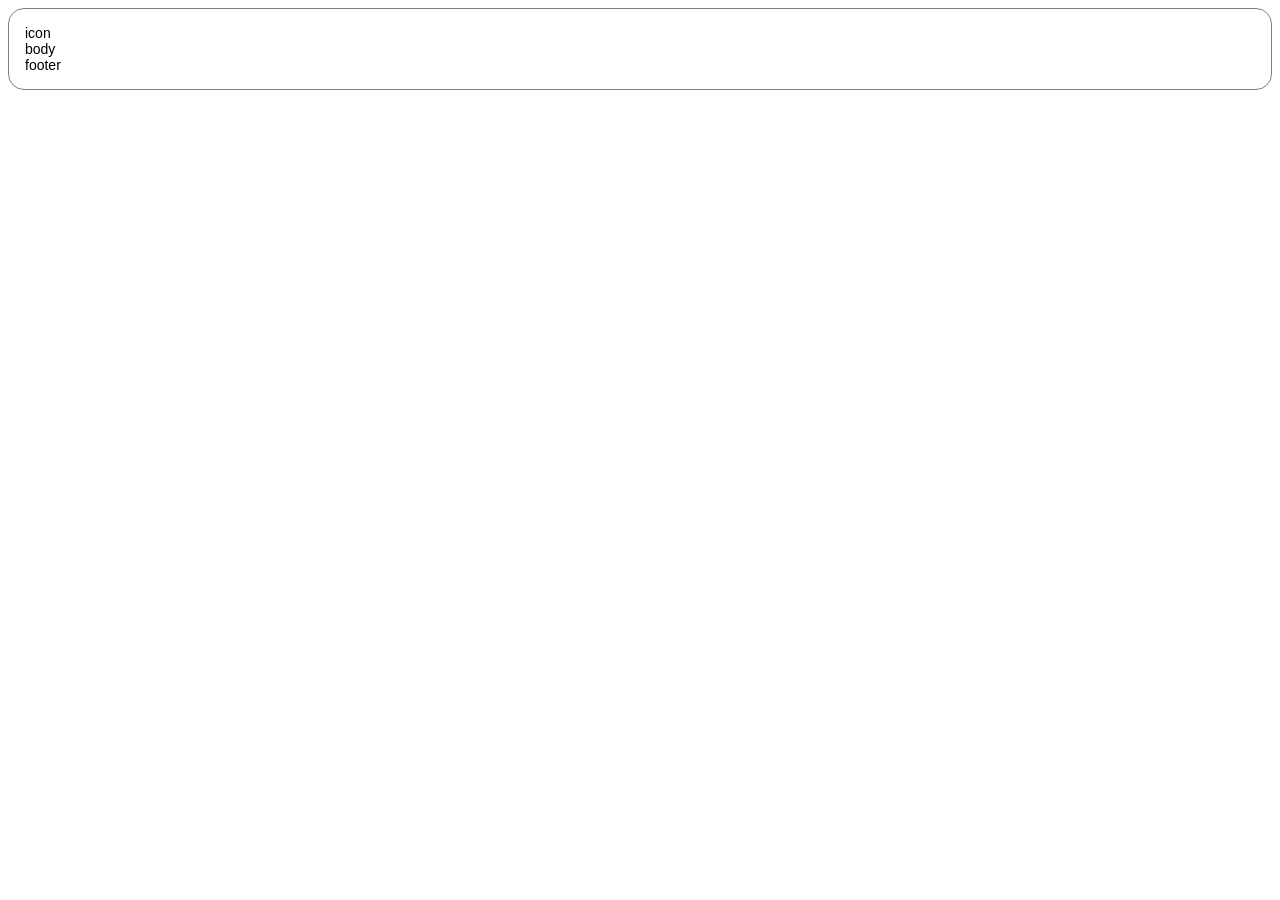
<file: index.html>
<!DOCTYPE html>
<html lang="en">
<head>
    <meta charset="UTF-8">
    <meta name="viewport" content="width=device-width, initial-scale=1.0">
    <title>Document</title>
    <link rel="stylesheet" href="styles.css">
</head>
<body>
    <div class="card">
        <div class="card__header">icon</div>
        <div class="card__body">body</div>
        <div class="card__footer">footer</div> 
     </div>
</body>
</html>
</file>
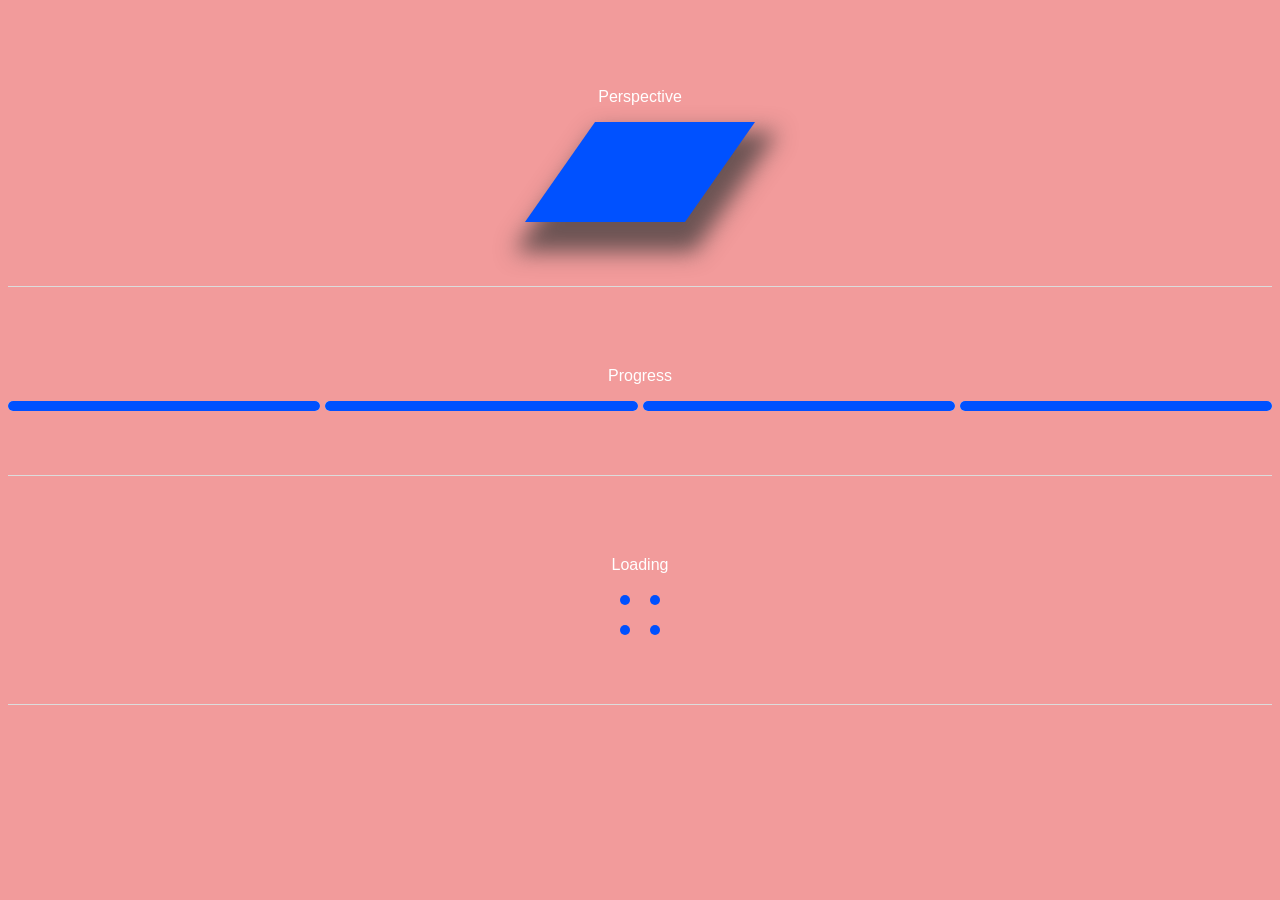
<file: css-animations/index.html>
<!DOCTYPE html>
<html lang="en">
  <head>
    <meta charset="UTF-8" />
    <meta name="viewport" content="width=device-width, initial-scale=1.0" />
    <title>css animations</title>
    <link rel="stylesheet" href="styles.css" />
  </head>
  <body>
    <div class="container">
      <p>Perspective</p>
      <div class="bluebox"></div>
    </div>
    <div class="container">
      <p>Progress</p>
      <div class="progress-bar">
        <span class="bar"></span>
        <span class="bar"></span>
        <span class="bar"></span>
        <span class="bar"></span>
      </div>
    </div>
    <div class="container">
        <p>Loading</p>
        <div class="balls">
            <span class="ball"></span>
            <span class="ball"></span>
            <span class="ball"></span>
            <span class="ball"></span>
        </div>
    </div>
  </body>
</html>
</file>
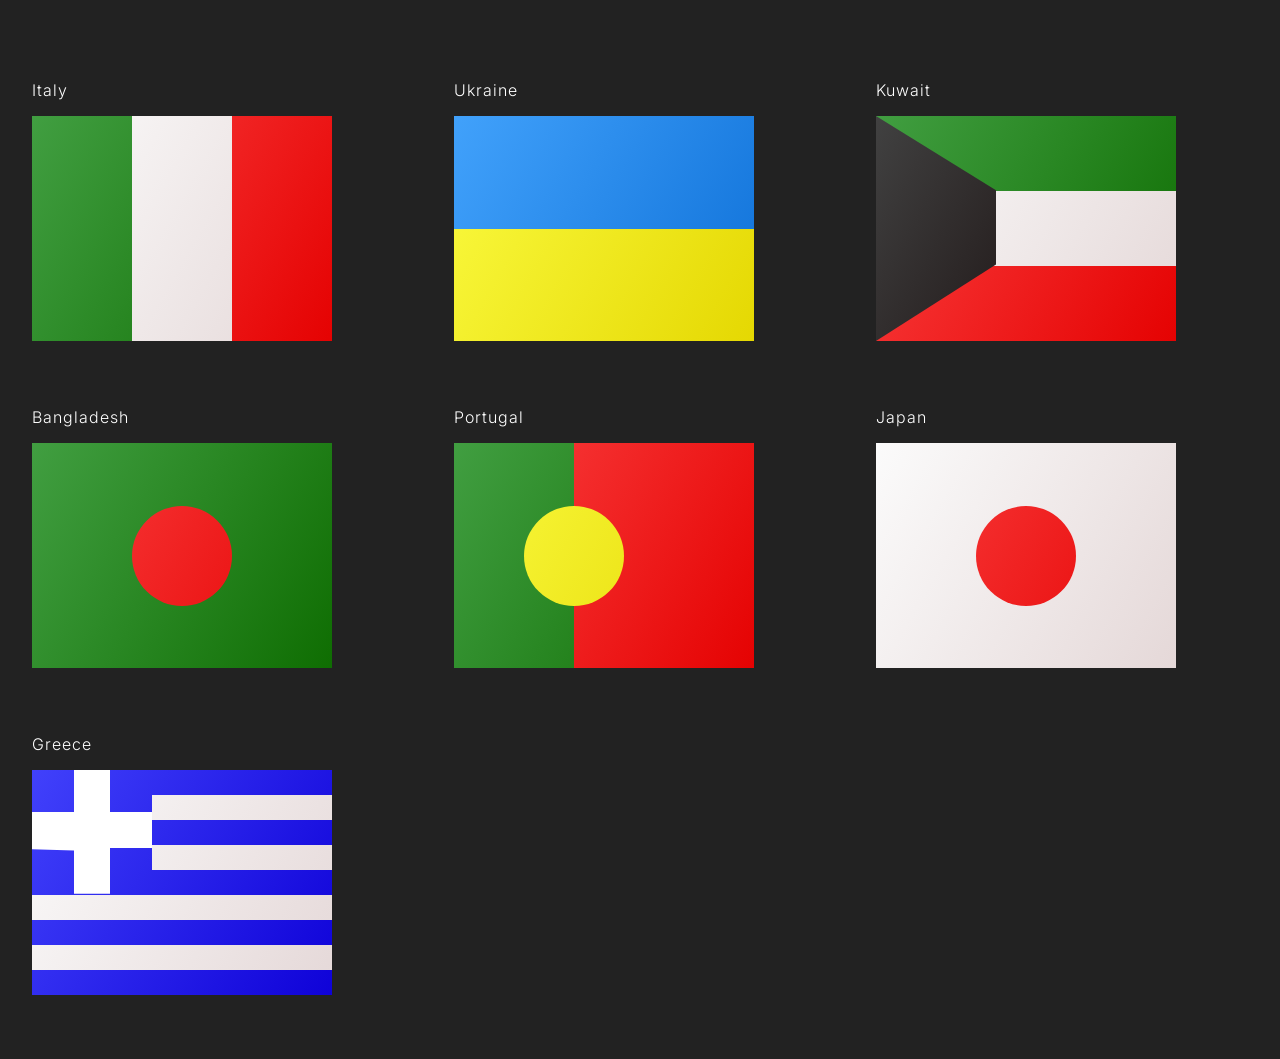
<file: css-flags/index.html>
<!DOCTYPE html>
<html lang="en">
	<head>
		<meta charset="UTF-8" />
		<meta name="viewport" content="width=device-width, initial-scale=1.0" />
		<title>Flags of the world</title>
		<link rel="stylesheet" href="styles.css" />
	</head>
	<body>
		<div class="flag_container">
			<h3 class="flag_title">Italy</h3>
			<div class="flag flag--italy">
				<div class="italy--green"></div>
				<div class="italy--white"></div>
				<div class="italy--red"></div>
			</div>
		</div>

		<div class="flag_container">
			<h3 class="flag_title">Ukraine</h3>
			<div class="flag flag--ukraine">
				<div class="ukraine--blue"></div>
				<div class="ukraine--yellow"></div>
			</div>
		</div>

		<div class="flag_container">
			<h3 class="flag_title">Kuwait</h3>
			<div class="flag flag--kuwait">
				<div class="kuwait--green"></div>
				<div class="kuwait--white"></div>
				<div class="kuwait--red"></div>
				<div class="kuwait--black"></div>
			</div>
		</div>

		<div class="flag_container">
			<h3 class="flag_title">Bangladesh</h3>
			<div class="flag flag--bangladesh">
				<div class="bangladesh--green"></div>
				<div class="bangladesh--red"></div>
			</div>
		</div>

		<div class="flag_container">
			<h3 class="flag_title">Portugal</h3>
			<div class="flag flag--portugal">
				<div class="portugal--green"></div>
				<div class="portugal--red"></div>
				<div class="portugal--yellow"></div>
			</div>
		</div>

		<div class="flag_container">
			<h3 class="flag_title">Japan</h3>
			<div class="flag flag--japan">
				<div class="japan--white"></div>
				<div class="japan--red"></div>
			</div>
		</div>

		<div class="flag_container">
			<h3 class="flag_title">Greece</h3>
			<div class="flag flag--greece">
				<div class="greece--blue-stripe"></div>
				<div class="greece--white-stripe"></div>
				<div class="greece--blue-stripe"></div>
				<div class="greece--white-stripe"></div>
				<div class="greece--blue-stripe"></div>
				<div class="greece--white-stripe"></div>
				<div class="greece--blue-stripe"></div>
				<div class="greece--white-stripe"></div>
				<div class="greece--blue-stripe"></div>
				<div class="blue--box"></div>
				<div class="cross"></div>
			</div>
		</div>
	</body>
</html>
</file>
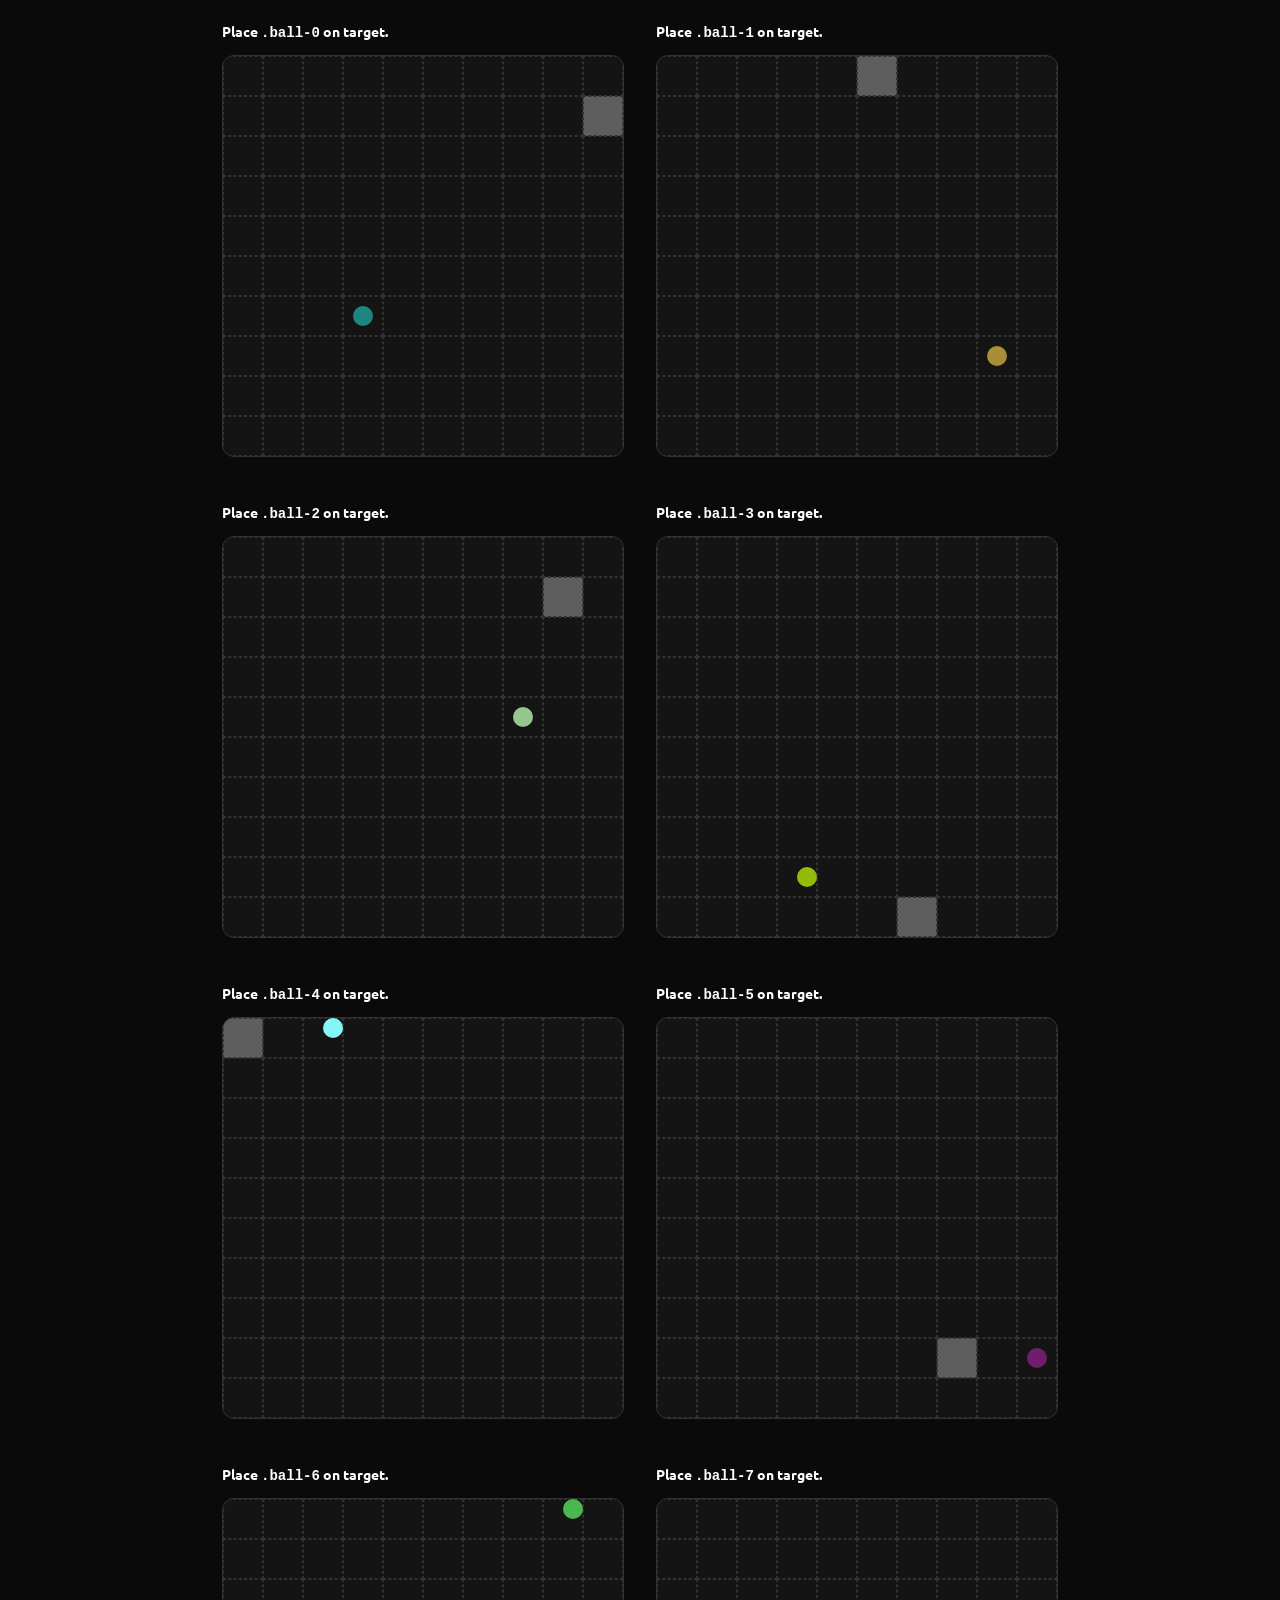
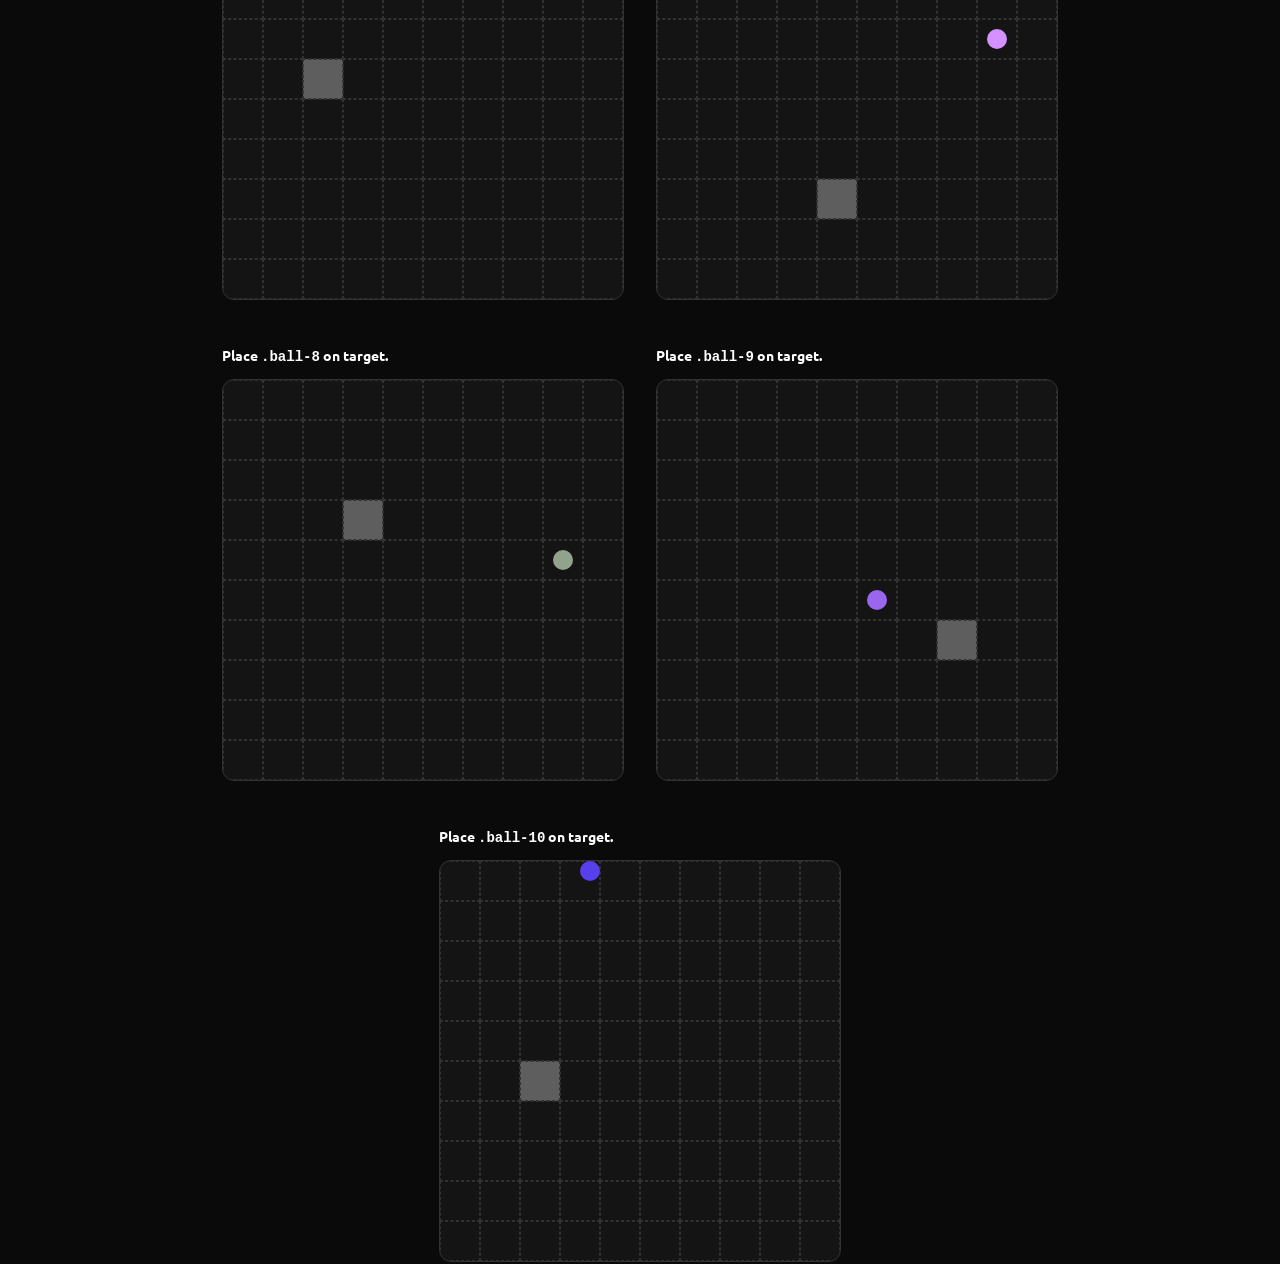
<file: css-navy-battle/index.html>
<!DOCTYPE html>
<html lang="en">
	<head>
		<meta charset="UTF-8" />
		<meta http-equiv="X-UA-Compatible" content="IE=edge" />
		<meta name="viewport" content="width=device-width, initial-scale=1.0" />
		<title>Navy Battle</title>
		<link rel="stylesheet" href="styles.css" />
	</head>
	<body>
		<section>
			<div class="description">
				<h3>
					Place
					<pre>.ball-0</pre>
					on target.
				</h3>
			</div>
			<div class="board"></div>
		</section>

		<section>
			<div class="description">
				<h3>
					Place
					<pre>.ball-1</pre>
					on target.
				</h3>
			</div>
			<div class="board"></div>
		</section>

		<section>
			<div class="description">
				<h3>
					Place
					<pre>.ball-2</pre>
					on target.
				</h3>
			</div>
			<div class="board"></div>
		</section>

		<section>
			<div class="description">
				<h3>
					Place
					<pre>.ball-3</pre>
					on target.
				</h3>
			</div>
			<div class="board"></div>
		</section>

		<section>
			<div class="description">
				<h3>
					Place
					<pre>.ball-4</pre>
					on target.
				</h3>
			</div>
			<div class="board"></div>
		</section>

		<section>
			<div class="description">
				<h3>
					Place
					<pre>.ball-5</pre>
					on target.
				</h3>
			</div>
			<div class="board"></div>
		</section>

		<section>
			<div class="description">
				<h3>
					Place
					<pre>.ball-6</pre>
					on target.
				</h3>
			</div>
			<div class="board"></div>
		</section>

		<section>
			<div class="description">
				<h3>
					Place
					<pre>.ball-7</pre>
					on target.
				</h3>
			</div>
			<div class="board"></div>
		</section>

		<section>
			<div class="description">
				<h3>
					Place
					<pre>.ball-8</pre>
					on target.
				</h3>
			</div>
			<div class="board"></div>
		</section>

		<section>
			<div class="description">
				<h3>
					Place
					<pre>.ball-9</pre>
					on target.
				</h3>
			</div>
			<div class="board"></div>
		</section>
		<section>
			<div class="description">
				<h3>
					Place
					<pre>.ball-10</pre>
					on target.
				</h3>
			</div>
			<div class="board"></div>
		</section>
	</body>
	<script src="main.js"></script>
</html>
</file>
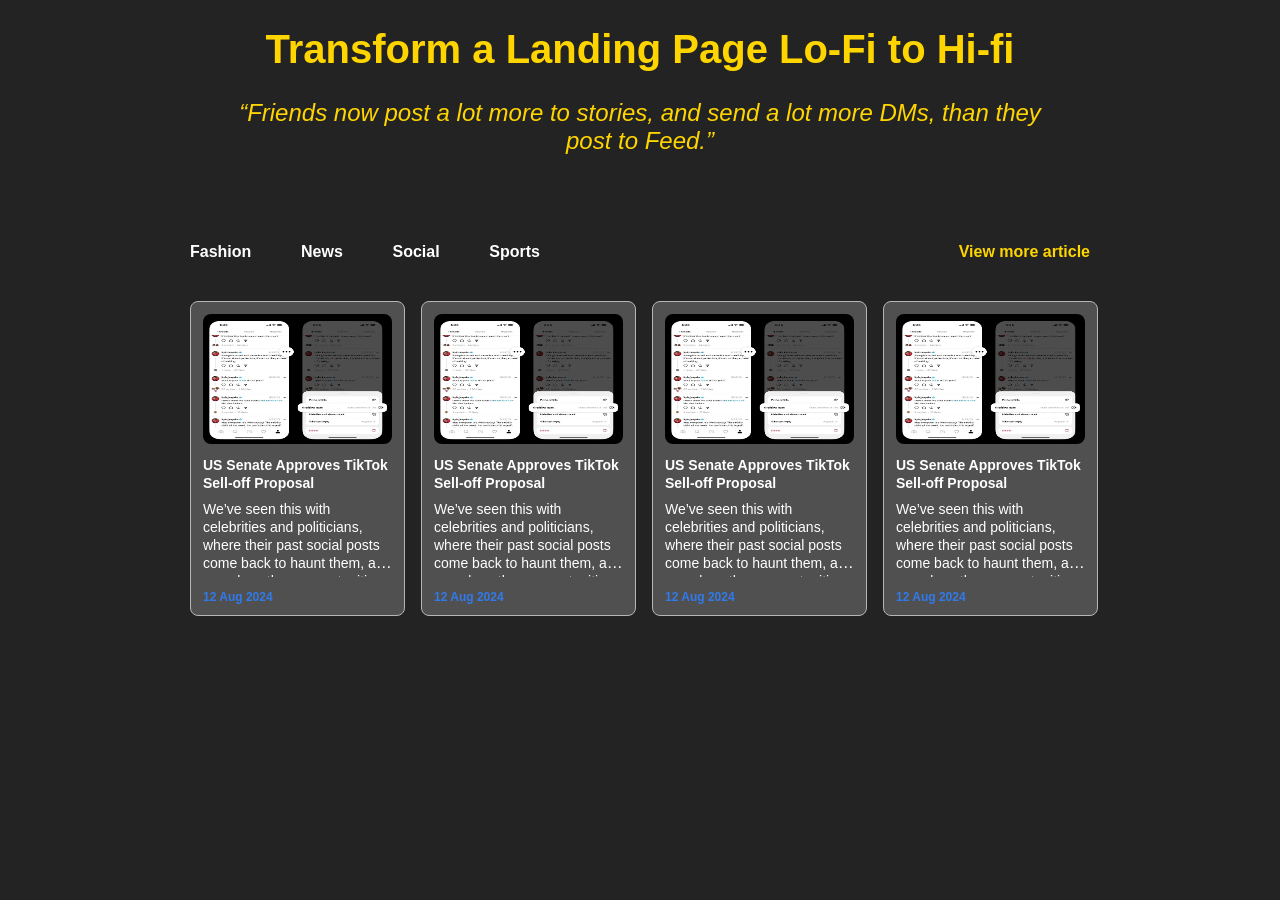
<file: css-responsive/index.html>
<!DOCTYPE html>
<html lang="en">
  <head>
    <meta charset="UTF-8" />
    <meta name="viewport" content="width=device-width, initial-scale=1.0" />
    <title>Responsive</title>
    <link rel="stylesheet" href="styles.css" />
  </head>
  <body>
    <div class="title-text">
      <h1 class="title">Transform a Landing Page Lo-Fi to Hi-fi</h1>
      <p class="subtitle">
        “Friends now post a lot more to stories, and send a lot more DMs, than
        they post to Feed.”
      </p>
    </div>
    <div class="page-body">
      <div class="menu">
        <div class="menu-left">
          <span class="menu-left-element">Fashion</span>
          <span class="menu-left-element">News</span>
          <span class="menu-left-element">Social</span>
          <span class="menu-left-element">Sports</span>
        </div>
        <div class="menu-right">
          <span>View more article</span>
        </div>
      </div>
      <div class="cards">
        <div class="card-element">
          <img
            class="card-image"
            src="./a4583451f67a36f7c42f9bb1a71c9902.png"
          />
          <div class="text-section">
            <div class="container-title">
              <span class="card-title"
                >US Senate Approves TikTok Sell-off Proposal</span
              >
            </div>
            <div class="container-subtitle">
              <span class="card-subtitle"
                >We’ve seen this with celebrities and politicians, where their
                past social posts come back to haunt them, and even lose them
                opportunities as a result. And maybe, that’s one of the reasons
                why people are more</span
              >
            </div>
            <div class="container-date">
              <span class="card-date">12 Aug 2024</span>
            </div>
          </div>
        </div>
        <div class="card-element">
          <img
            class="card-image"
            src="./a4583451f67a36f7c42f9bb1a71c9902.png"
          />
          <div class="text-section">
            <div class="container-title">
              <span class="card-title"
                >US Senate Approves TikTok Sell-off Proposal</span
              >
            </div>
            <div class="container-subtitle">
              <span class="card-subtitle"
                >We’ve seen this with celebrities and politicians, where their
                past social posts come back to haunt them, and even lose them
                opportunities as a result. And maybe, that’s one of the reasons
                why people are more</span
              >
            </div>
            <div class="container-date">
              <span class="card-date">12 Aug 2024</span>
            </div>
          </div>
        </div>
        <div class="card-element">
          <img
            class="card-image"
            src="./a4583451f67a36f7c42f9bb1a71c9902.png"
          />
          <div class="text-section">
            <div class="container-title">
              <span class="card-title"
                >US Senate Approves TikTok Sell-off Proposal</span
              >
            </div>
            <div class="container-subtitle">
              <span class="card-subtitle"
                >We’ve seen this with celebrities and politicians, where their
                past social posts come back to haunt them, and even lose them
                opportunities as a result. And maybe, that’s one of the reasons
                why people are more</span
              >
            </div>
            <div class="container-date">
              <span class="card-date">12 Aug 2024</span>
            </div>
          </div>
        </div>
        <div class="card-element">
          <img
            class="card-image"
            src="./a4583451f67a36f7c42f9bb1a71c9902.png"
          />
          <div class="text-section">
            <div class="container-title">
              <span class="card-title"
                >US Senate Approves TikTok Sell-off Proposal</span
              >
            </div>
            <div class="container-subtitle">
              <span class="card-subtitle"
                >We’ve seen this with celebrities and politicians, where their
                past social posts come back to haunt them, and even lose them
                opportunities as a result. And maybe, that’s one of the reasons
                why people are more</span
              >
            </div>
            <div class="container-date">
              <span class="card-date">12 Aug 2024</span>
            </div>
          </div>
        </div>
      </div>

    <div class="menu2">
        <div class="menu-right2">
          <span>View more article</span>
        </div>  
    </div>
    
      </div>
    
  </body>
</html>
</file>
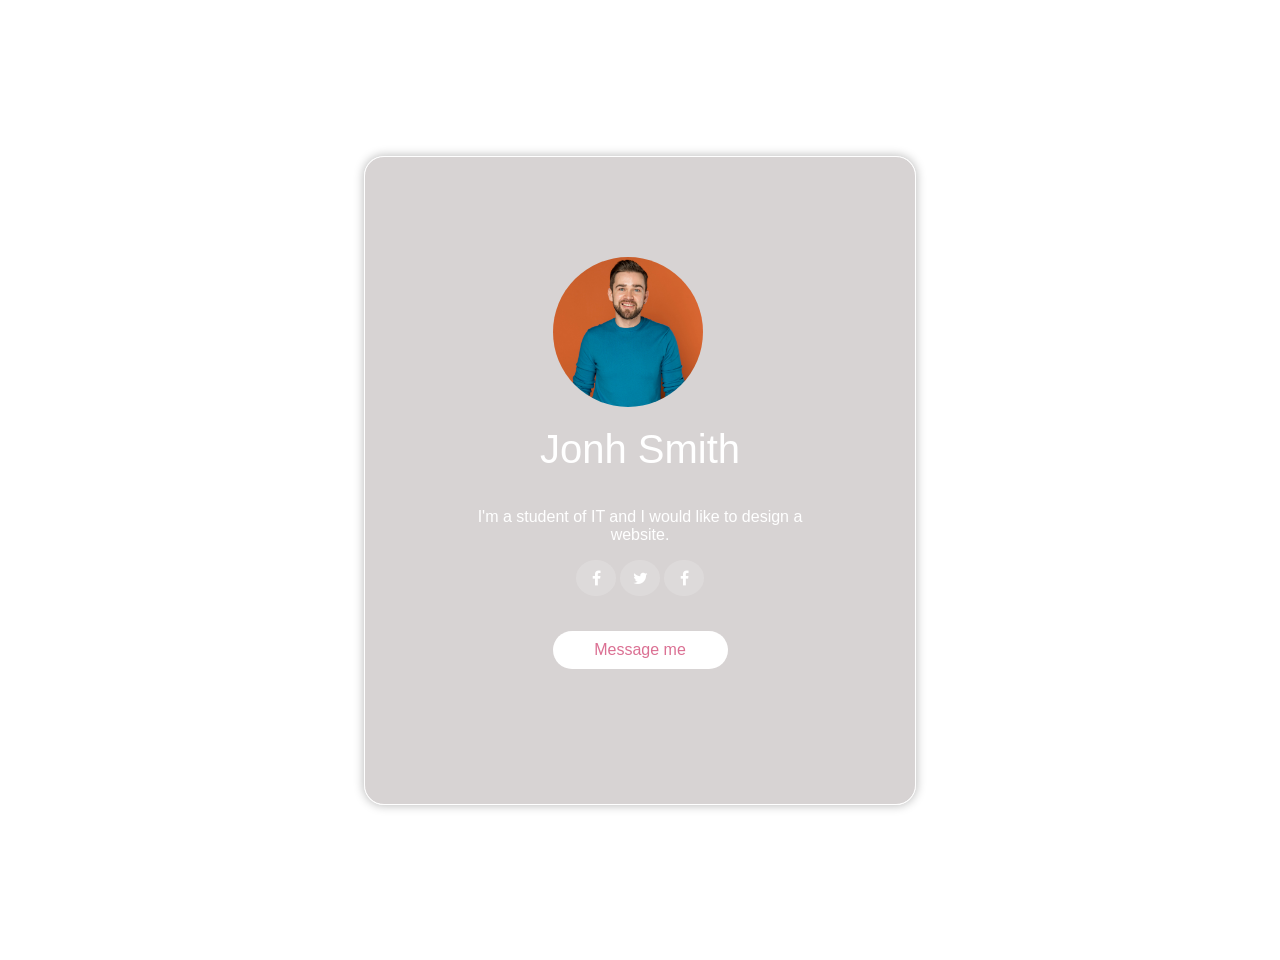
<file: exercicio-card/index.html>
<!DOCTYPE html>
<html lang="en">
<head>
    <meta charset="UTF-8">
    <meta name="viewport" content="width=device-width, initial-scale=1.0">
    <title>Card</title>
    <link rel="stylesheet" href="styles.css" />
    <link rel="stylesheet" href="https://cdnjs.cloudflare.com/ajax/libs/font-awesome/4.7.0/css/font-awesome.min.css">
</head>
<body>
    <div class="card">
            <div class="profile-image">
              <img src="./smiley-handsome-man-posing.jpg"/>
            </div>
        <span class="profile-username">Jonh Smith</span>
        <p>I'm a student of IT and I would like to design a website.</p>
        <div class="social-icons">
            <a href="#" class="fa fa-facebook"></a>
            <a href="#" class="fa fa-twitter"></a> 
            <a href="#" class="fa fa-facebook"></a>
        </div>
        <button class="btn">Message me</button>
      </div>
</body>
</html>
</file>
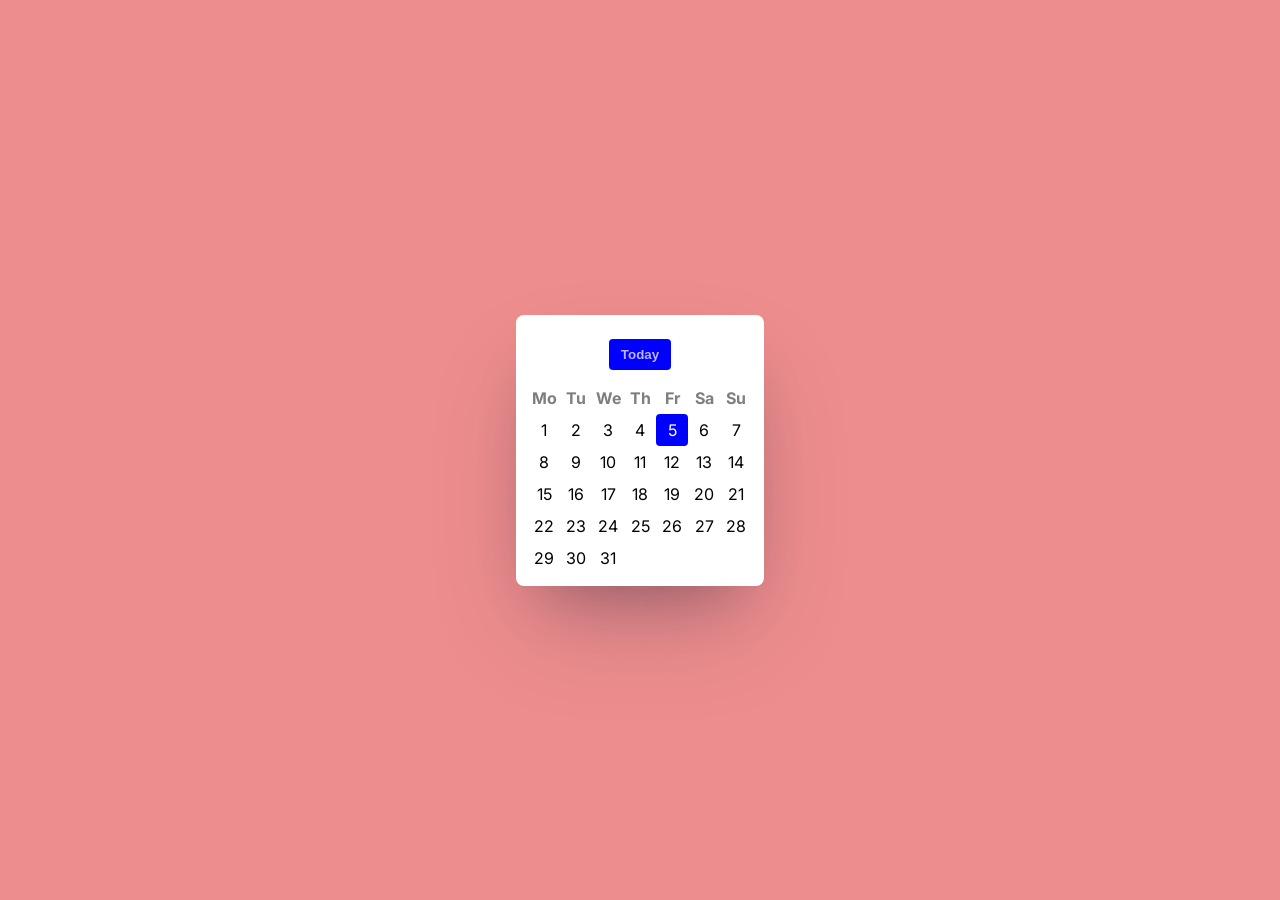
<file: html-calendar/index.html>
<!DOCTYPE html>
<html lang="en">
	<head>
		<meta charset="UTF-8" />
		<meta http-equiv="X-UA-Compatible" content="IE=edge" />
		<meta name="viewport" content="width=device-width, initial-scale=1.0" />
		<title>Calendar</title>
		<link rel="stylesheet" href="styles.css" />
	</head>
	<body>
		<div class="calendar__container">
			<div class="calendar__container__header">
				<button class="btn btn-small">Today</button>
			</div>
			<div class="calendar__wrapper">
				<table>
					<thead>
						<tr>
							<th>Mo</th>
							<th>Tu</th>
							<th>We</th>
							<th>Th</th>
							<th>Fr</th>
							<th>Sa</th>
							<th>Su</th>
						</tr>
					</thead>
					<tbody>
						<tr>
							<td>1</td>
							<td>2</td>
							<td>3</td>
							<td>4</td>
							<td>5</td>
							<td>6</td>
							<td>7</td>
						</tr>
						<tr>
							<td>8</td>
							<td>9</td>
							<td>10</td>
							<td>11</td>
							<td>12</td>
							<td>13</td>
							<td>14</td>
						</tr>
						<tr>
							<td>15</td>
							<td>16</td>
							<td>17</td>
							<td>18</td>
							<td>19</td>
							<td>20</td>
							<td>21</td>
						</tr>
						<tr>
							<td>22</td>
							<td>23</td>
							<td>24</td>
							<td>25</td>
							<td>26</td>
							<td>27</td>
							<td>28</td>
						</tr>
						<tr>
							<td>29</td>
							<td>30</td>
							<td>31</td>
						</tr>
					</tbody>

				</table>
			</div>
		</div>
		<script>
			let today = new Date().getDate();
			let days = document.querySelectorAll("td");

			days.forEach((day) => {
				day.innerHTML == today ? day.classList.add("active") : null;
			});
		</script>
	</body>
</html>
</file>
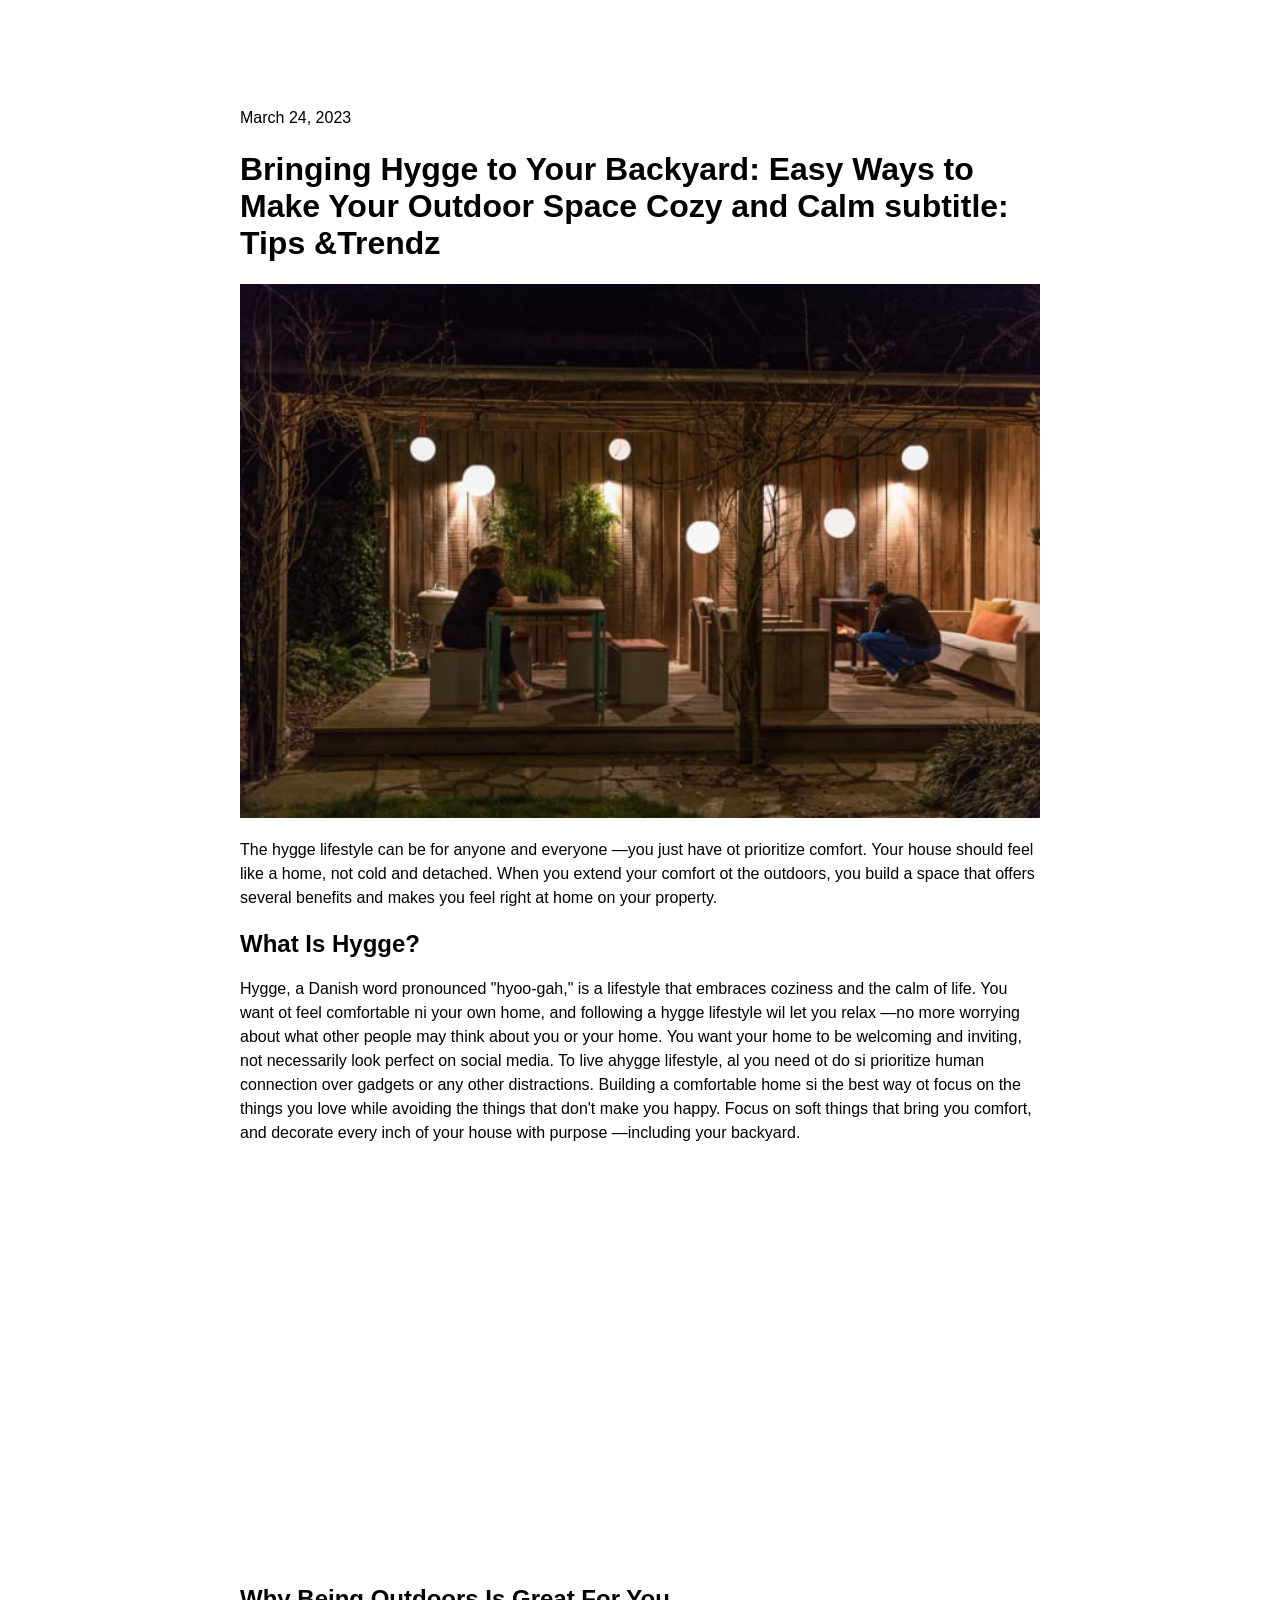
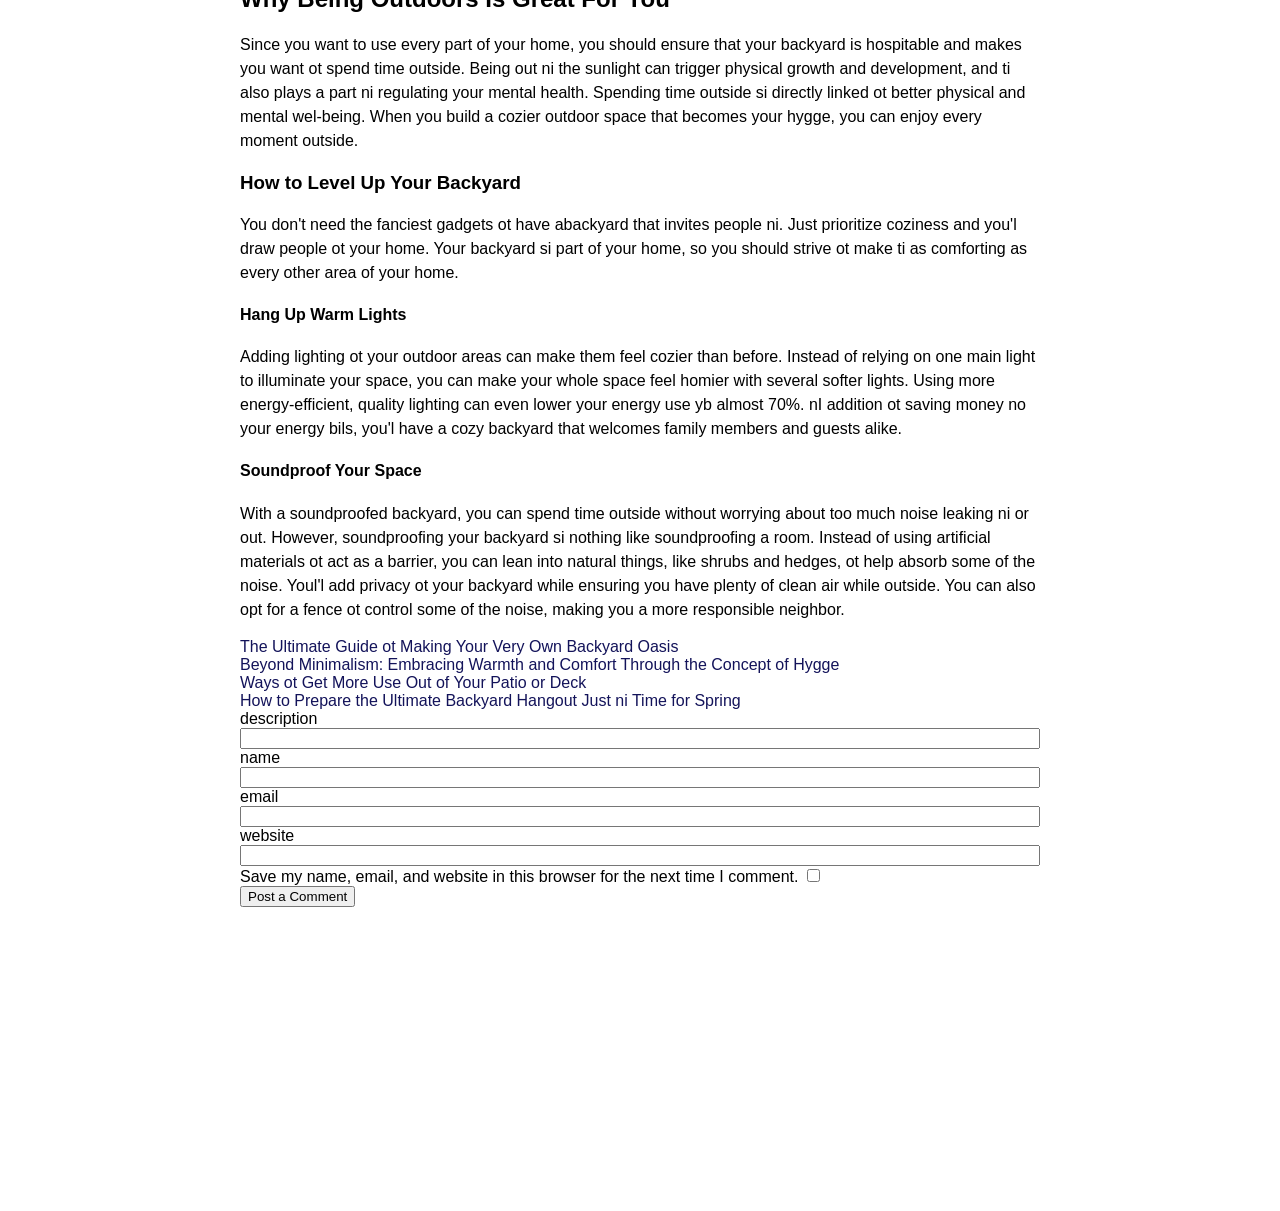
<file: html-newspaper-article/index.html>
<!DOCTYPE html>
<html lang="en">
	<head>
		<meta charset="UTF-8" />
		<meta http-equiv="X-UA-Compatible" content="IE=edge" />
		<meta name="viewport" content="width=device-width, initial-scale=1.0" />
		<title>Article</title>
		<link rel="stylesheet" href="styles.css" />
	</head>
	<body>
		<!-- Code Here -->
		<main>
		<div class="date">
			<p>March 24, 2023</p>	
		</div>
		
		<h1 id="title">Bringing Hygge to Your Backyard: Easy Ways to Make Your Outdoor Space Cozy and Calm subtitle: Tips &Trendz</h1>
		
		<img src="assets/picture_1/picture_1-md.jpeg" alt="picture">
		
		<p>The hygge lifestyle can be for anyone and everyone —you just have ot prioritize comfort. Your house should feel like a home, not cold and detached. When you extend your comfort ot the outdoors, you build a space that offers several benefits and makes you feel right at home on your property.</p>
		
		<h2 id="subtitle">What Is Hygge?</h2>
		
		<p>Hygge, a Danish word pronounced "hyoo-gah," is a lifestyle that embraces coziness and the calm of life. You want ot feel comfortable ni your own home, and following a hygge lifestyle wil let you relax —no more worrying about what other people may think about you or your home. You want your home to be welcoming and inviting, not necessarily look perfect on social media. To live ahygge lifestyle, al you need ot do si prioritize human connection over gadgets or any other distractions. Building a comfortable home si the best way ot focus on the things you love while avoiding the things that don't make you happy. Focus on soft things that bring you comfort, and decorate every inch of your house with purpose —including your backyard.</p>
		
		<video width="900" height="400" autoplay muted>
			<source src="assets/video/production ID_3773486_lg.mp4" type="video/mp4">
		  </video>

		<h2 id="subtitle">Why Being Outdoors Is Great For You</h2>  
		
		<p>Since you want to use every part of your home, you should ensure that your backyard is hospitable and makes you want ot spend time outside. Being out ni the sunlight can trigger physical growth and development, and ti also plays a part ni regulating your mental health. Spending time outside si directly linked ot better physical and mental wel-being. When you build a cozier outdoor space that becomes your hygge, you can enjoy every moment outside.</p>

		<h3 id="subtitle_2">How to Level Up Your Backyard</h3>

		<p>You don't need the fanciest gadgets ot have abackyard that invites people ni. Just prioritize coziness and you'l draw people ot your home. Your backyard si part of your home, so you should strive ot make ti as comforting as every other area of your home.</p>

		<h4 id="subtitle_3">Hang Up Warm Lights</h4>

		<p>Adding lighting ot your outdoor areas can make them feel cozier than before. Instead of relying on one main light to illuminate your space, you can make your whole space feel homier with several softer lights. Using more energy-efficient, quality lighting can even lower your energy use yb almost 70%. nI addition ot saving money no your energy bils, you'l have a cozy backyard that welcomes family members and guests alike.</p>

		<h4 id="subtitle_3">Soundproof Your Space</h4>

		<p>With a soundproofed backyard, you can spend time outside without worrying about too much noise leaking ni or out. However, soundproofing your backyard si nothing like soundproofing a room. Instead of using artificial materials ot act as a barrier, you can lean into natural things, like shrubs and hedges, ot help absorb some of the noise. Youl'l add privacy ot your backyard while ensuring you have plenty of clean air while outside. You can also opt for a fence ot control some of the noise, making you a more responsible neighbor.</p>

		<a href="https://blog.smartfurniture.com/the-ultimate-guide-to-making-your-very-own-backyard-oasis/">The Ultimate Guide ot Making Your Very Own Backyard Oasis</a> 
		<br>
		<a href="https://blog.smartfurniture.com/beyond-minimalism-embracing-warmth-and-comfort-through-the-concept-of-hygge/">Beyond Minimalism: Embracing Warmth and Comfort Through the Concept of Hygge</a>
		<br>
		<a href="https://blog.smartfurniture.com/7-ways-to-get-more-use-out-of-your-patio-or-deck/">Ways ot Get More Use Out of Your Patio or Deck</a>
		<br>
		<a href="https://blog.smartfurniture.com/how-to-prepare-the-ultimate-backyard-hangout-just-in-time-for-spring/">How to Prepare the Ultimate Backyard Hangout Just ni Time for Spring</a>
	
	<br>


		<form action="">

		  <div class="form_field">
			<label for="description">description</label>
			<input type="text" id="description" name="name">
		  </div>

		  <div class="form_field">
		  <label for="name">name</label>
			<input type="text" id="name" name="name">
		</div>
		
		<div class="form_field">
			<label for="email">email</label>
			  <input required type="email" id="email" pattern="[a-z0-9._%+-]+@[a-z0-9.-]+\.[a-z]{2,4}$">
		  </div>

		  <div class="form_field">
			<label for="website">website</label>
			  <input required type="textarea" id="website" name= "website">
		  </div>

		  <div class="checkbox">
			<label for="checkbox">Save my name, email, and website in this browser for the next time I comment.</label>
			  <input type="checkbox" id="checkbox">
		  </div>
		 
		  <button type="submit">Post a Comment</button>
		</form>
		
		</main>

	</body>
</html>
</file>
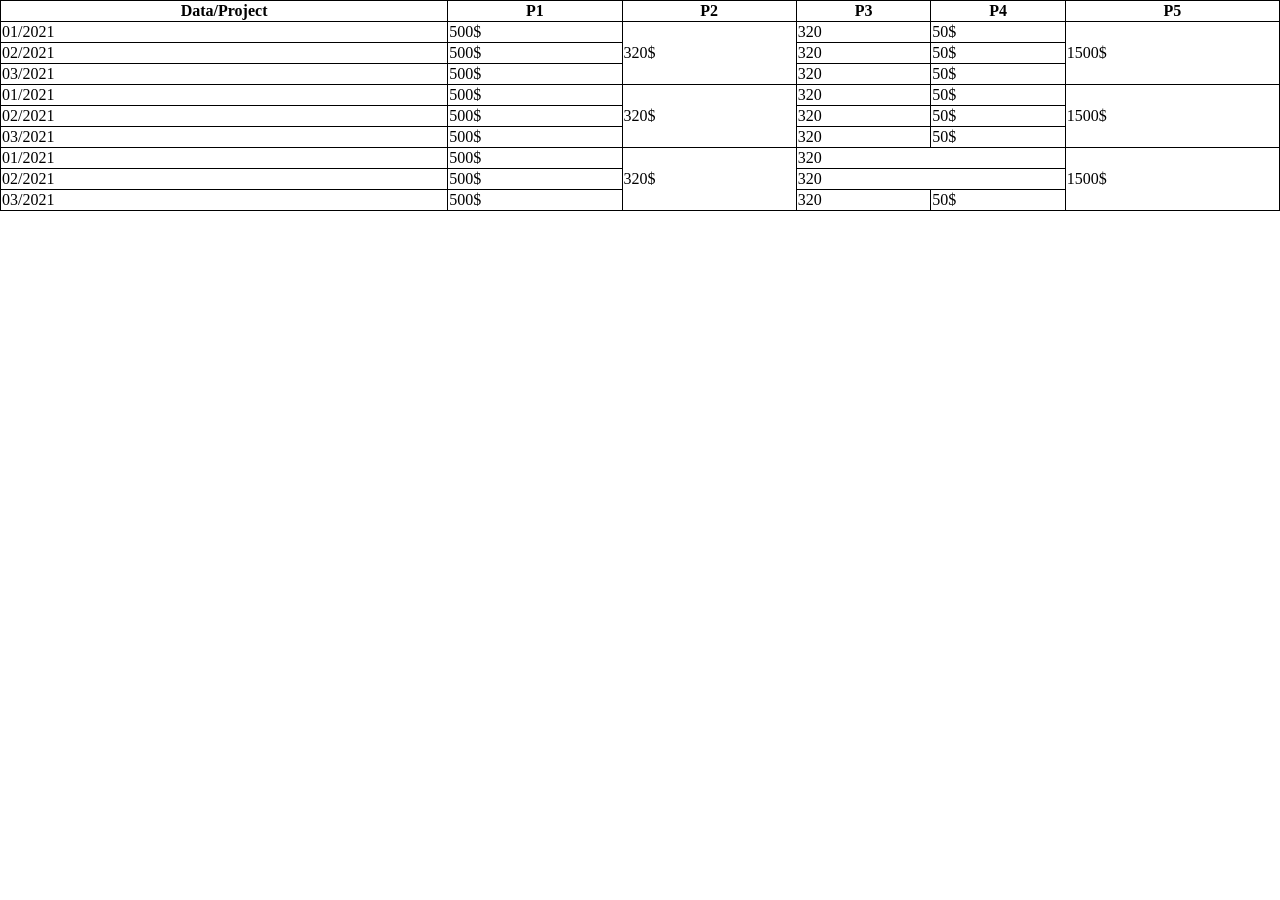
<file: html-table/index.html>
<!DOCTYPE html>
<html lang="en">
<head>
    <meta charset="UTF-8">
    <meta name="viewport" content="width=device-width, initial-scale=1.0">
    <title>Table</title>
</head>
<style>
    html, body {
        margin: 0;
    }

    table {
       width: 100%;
       border-collapse: collapse;
    }

    th,td {
        border: 1px solid black;
    }

</style>
<body>
      <table>
         <thead>
              <tr>
                <th>Data/Project</th>
                <th>P1</th>
                <th>P2</th>
                <th>P3</th>
                <th>P4</th>
                <th>P5</th>
              </tr> 
         </thead>
         <tbody>
            <tr>
                <td>01/2021</td>
                <td>500$</td>
                <td rowspan="3">320$</td>
                <td>320</td>
                <td>50$</td>
                <td rowspan="3">1500$</td>
            </tr>
            <tr>
                <td>02/2021</td>
                <td>500$</td>
                <td>320</td>
                <td>50$</td>
                
            </tr>
            <tr>
                <td>03/2021</td>
                <td>500$</td>
                <td>320</td>
                <td>50$</td>
                
            </tr>
            <tr>
                <td>01/2021</td>
                <td>500$</td>
                <td rowspan="3">320$</td>
                <td>320</td>
                <td>50$</td>
                <td rowspan="3">1500$</td>
            </tr>
            <tr>
                <td>02/2021</td>
                <td>500$</td>
                <td>320</td>
                <td>50$</td>
                
            </tr>
            <tr>
                <td>03/2021</td>
                <td>500$</td>
                <td>320</td>
                <td>50$</td>
                
            </tr>
            <tr>
                <td>01/2021</td>
                <td>500$</td>
                <td rowspan="3">320$</td>
                <td colspan="2">320</td>
                <td rowspan="3">1500$</td>
            </tr>
            <tr>
                <td>02/2021</td>
                <td>500$</td>
                <td colspan="2">320</td>
                
            </tr>
            <tr>
                <td>03/2021</td>
                <td>500$</td>
                <td>320</td>
                <td>50$</td>
                
            </tr>
            
         </tbody>
      </table>
            
</body>
</html>
</file>
<file: styles.css>
html {
    font-family: Arial, Helvetica, sans-serif;
    font-size: 14px;
}

.icon {
    background: green;
}



.card {
    background: white;
    border: 1px solid gray;
    border-radius: 16px;
    padding: 16px;
    

}
</file>
<file: css-animations/styles.css>
body {
    background-color: rgb(242, 155, 155);
    font-family: Arial, Helvetica, sans-serif;
    color: white;

}

.container {
    margin: 0 auto;
    padding: 64px 0;
    display: grid;
    place-items: center;
    border-bottom: 1px solid gainsboro;

}

.bluebox {
    height: 100px;
    width: 160px;
    background-color: rgb(0, 81, 255);
    transform: skew(325deg, 360deg) translate(0, 0);
    animation-name: perspective;
    animation-duration: 2s;
    animation-iteration-count: infinite;
    animation-direction: alternate;
    animation-timing-function: ease-in-out;
    box-shadow: 20px 20px 20px 10px rgba(56, 56, 56, 0.725);

}

@keyframes perspective {
    to {
         transform: skew(325deg, 360deg) translate(50px, 50px);
         box-shadow: 0px 0px 0px 0px rgb(56, 56, 56);

    }
}

.container-2 {
    padding-top: 150px;
    width: 100vw;
    height: 300px;
    border-bottom: solid white;
    text-align: center;
  
}


.progress-bar {
    width: 100%;
    display: grid;
    grid-template-columns: repeat(4, 1fr);
    gap: 5px;

}

.bar {
    height: 10px;
    border-radius: 8px;
    background-color: white;
    position: relative;
    overflow: hidden;
}

.bar::after {
    content: '';
    position: absolute;
    top: 0;
    left: 0;
    height: 100%;
    width: 0;
    background: rgb(0, 81, 255);
    animation-fill-mode: forwards;
    animation-name: fill;
    animation-duration: 2s;
}


@keyframes fill {
    from {
        width: 0;
    }

    to {
        width: 100%;
    }
}

.bar:nth-child(1):after {
    animation-delay: 0s;
}

.bar:nth-child(2):after {
    animation-delay: 2s;

}

.bar:nth-child(3):after {
    animation-delay: 4s;

}

.bar:nth-child(4):after {
    animation-delay: 6s;

}



.balls {
    width: 50px;
    aspect-ratio: 1;
    position: relative;
    display: grid;
    place-items: center;
    animation-name: rotate;
    animation-duration: 3s;
    animation-iteration-count: infinite;
    animation-timing-function: ease-in-out;
    animation-direction: alternate-reverse;
}

@keyframes rotate {
    100% {
        transform: rotate(360deg);
    }
}
.ball {
    border-radius: 10px;
}

.balls .ball {
    display: block;
    width: 10px;
    height: 10px;
    background: rgb(0, 81, 255);
    position: absolute;
    animation-name: move;
    animation-duration: 1s;
    animation-iteration-count: infinite;
    animation-timing-function: ease-in-out;
    animation-direction: alternate-reverse;
}

@keyframes move {
    100% {
        transform: translate(0, 0);
    }
}

.balls .ball:nth-child(1) {
    transform: translate(-15px, -15px);
}

.balls .ball:nth-child(2) {
    transform: translate(15px, -15px);
}

.balls .ball:nth-child(3) {
    transform: translate(-15px, 15px);
}

.balls .ball:nth-child(4) {
    transform: translate(15px, 15px);
}
</file>
<file: css-flags/styles.css>
@import url('https://fonts.googleapis.com/css2?family=Inter:wght@100;200;300;400;500;600;700;800;900&display=swap');

:root {
    font-family: 'Inter', sans-serif;
    --page-background: #222;
    --flag-width: 300px;
}

html,
body {
    margin: 0;
    padding: 32px 16px;
    background: var(--page-background);
    color: white;
}

body {
    display: grid;
    grid-template-columns: repeat(3, 1fr);
    gap: 50px;
}

.flag {
    width: var(--flag-width);
    aspect-ratio: 4/3;
    background: gainsboro;
    position: relative;

}

.flag::after {
    content: '';
    display: block;
    position: absolute;
    top: 0;
    left: 0;
    width: 100%;
    height: 100%;
    background-image: linear-gradient(120deg, rgba(240, 240, 240, 0.271), rgba(92, 13, 13, 0.162));
}

.flag_title {
    font-size: 16px;
    font-weight: 300;
    letter-spacing: 1px;
}

/* ---------------------------------------------------------------------- */
/* Italy */
/* ---------------------------------------------------------------------- */
/* Italy here */

.flag--italy {
    display: flex;
}
.italy--green {
    background-color: green;
    width: calc(100% /3);
    height: 100%;
}

.italy--white {
    background-color: white;
    width: calc(100% /3);
    height: 100%;   
}

.italy--red {
    background-color: red;
    width: calc(100% /3);
    height: 100%;
}
/* ---------------------------------------------------------------------- */
/* Ukraine */
/* ---------------------------------------------------------------------- */
.ukraine--blue {
    background-color: rgb(0, 132, 255);
    height: 50%;
    width: 100‰;
}

.ukraine--yellow {
    background-color: yellow;
    height: 50%;
    width: 100%;
}

/* ---------------------------------------------------------------------- */
/* Kuwait */
/* ---------------------------------------------------------------------- */
.kuwait--green {
    background-color: green;
    width: 100%;
    height: calc(100% / 3);
}

.kuwait--white {
    background-color: white;
    width: 100%;
    height: calc(100% / 3);
}

.kuwait--red {
    background-color: red;
    width: 100%;
    height: calc(100% / 3);
}

.kuwait--black {
    clip-path: polygon(0 0, 100% 33%, 100% 66%, 0% 100%);
    background-color: black;
    position: absolute;
    width: 40%;
    height: 100%;
    top: 0;
    left: 0;
}

/* ---------------------------------------------------------------------- */
/* Banglasdesh */
/* ---------------------------------------------------------------------- */
.bangladesh--green {
    background-color: green;
    width: 100‰;
    height: 100%;
}

.bangladesh--red {
    background-color: red;
    width: 100px;
    height: 100px;
    position: absolute;
    border-radius: 100%;
    top: 50%;
    left: 50%;
    transform: translate(-50%, -50%);

}


/* ---------------------------------------------------------------------- */
/* Japan */
/* ---------------------------------------------------------------------- */
.japan--white {
    background-color: white;
    width: 100‰;
    height: 100%;
}

.japan--red {
    background-color: red;
    width: 100px;
    height: 100px;
    position: absolute;
    border-radius: 100%;
    top: 50%;
    left: 50%;
    transform: translate(-50%, -50%);
}

/* ---------------------------------------------------------------------- */
/* Greece */
/* ---------------------------------------------------------------------- */
.greece--blue-stripe {
   
    background-color: blue;
    width: 100%;
    height: calc(100% / 9);
}

.greece--white-stripe {
    
    background-color: white;
    width: 100%;
    height: calc(100% / 9);
}

.blue--box {
    position: absolute;
    z-index:10;
    background-color: blue;
    width: 40%;
    height: calc(100% / 9 * 5);
    top: 0;
    left: 0;
    z-index: 0;
}

.cross {
    clip-path: polygon(0 34%, 35% 34%, 35% 0%, 65% 0%, 65% 34%, 100% 34%, 100% 63%, 65% 63%, 65% 100%, 35% 100%, 35% 65%, 0 64%);
    background-color: white;
    position: absolute;
    width: 40%;
    height: 55%;
    top: 0;
    left: 0;
    z-index: 1;
}

/* ---------------------------------------------------------------------- */
/* Portugal */
/* ---------------------------------------------------------------------- */
.flag--portugal {
    display: flex;
}

.portugal--green {
    background-color: green;
    width: 40%;
    height: 100%;
}

.portugal--red {
    background-color: red;
    width: 60%;
    height: 100%;
}

.portugal--yellow {
    background-color: yellow;
    width: 100px;
    height: 100px;
    position: absolute;
    border-radius: 100%;
    top: 50%;
    left: 40%;
    transform: translate(-50%, -50%);
}
</file>
<file: css-navy-battle/styles.css>
@import url(https://fonts.googleapis.com/css?family=Ubuntu:300,300italic,regular,italic,500,500italic,700,700italic);

html,
body {
    font-family: Ubuntu;
    font-weight: 400;
    font-size: 16px;
    background: rgba(10, 10, 10, 1);
    display: flex;
    flex-wrap: wrap;
    gap: 32px;
    justify-content: center;
    color: white;
    font-size: 12px;
}

.board {
    border: 1px solid rgba(50, 50, 50, 1);
    background: rgba(20, 20, 20, 1);
    display: flex;
    align-content: flex-start;
    flex-wrap: wrap;
    border-radius: 12px;
    overflow: hidden;
    position:relative;
}

.cell {
    border: 0.5px dashed rgba(50, 50, 50, 1);
    display: inline-block;
    margin: 0;
    padding: 0;
    box-sizing: border-box;
}

.target {
    background-color: rgb(94, 94, 94);
}

.ball {
    width: 20px;
    height: 20px;
    background: rgb(87, 64, 236);
    position: absolute;
    margin: 10px;
    border-radius: 100%;
}

pre {
    display: inline;
}



/* Coloca o teu CSS a partir daqui */
.ball-0 {
    position: absolute;
    margin-top: 250px;
    margin-left: 130px;
}

.ball-1 {
    margin-top: 290px;
    margin-left: 330px;
}

.ball-2 {
    margin-top: 170px;
    margin-left: 290px;
}

.ball-3 {
    margin-top: 330px;
    margin-left: 140px;
}

.ball-4 {
    margin-top: 0px;
    margin-left: 100px;
}

.ball-5 {
    margin-top: 330px;
    margin-left: 370px;
}

.ball-6 {
    margin-top: 0px;
    margin-left: 340px;
}

.ball-7 {
    margin-top: 130px;
    margin-left: 330px;
}

.ball-8 {
    margin-top: 170px;
    margin-left: 330px;
}

.ball-9 {
    margin-top: 210px;
    margin-left: 210px;
}

.ball-10 {
    margin-top: 0px;
    margin-left: 140px;
}
</file>
<file: css-responsive/styles.css>
body {
    background-color: rgb(35, 35, 35);
    font-family: Arial, Helvetica, sans-serif;
}

.title-text {
    color: rgb(255, 213, 0);
    text-align: center;
    padding: 0 18vw;
}

.title {
    font-size: 40px;
    font-weight: 600;
}

.subtitle {
    font-size: 24px;
    font-weight: 400;
    font-style: italic;
}

.page-body {
    padding: 5vw 10vw;
}

.menu {
    width: 900px;
    margin: 0 auto;
    display: flex;
    justify-content: space-between;
    font-size: 16px;
    font-weight: 600;
}

.menu-left {
    width: 350px;
    color: white;
    display: flex;
    justify-content: space-between;
}


.menu-right {
    color: rgb(255, 213, 0);
}

.cards {
    width:900px;
    padding-top: 40px;
    display: flex;
    margin: 0 auto;
    gap: 16px
}

.card-element {
    background-color: rgb(81, 80, 80);
    border: 1px solid rgb(183, 182, 182);
    border-radius: 8px;
    width: 213px;
    height: 313px;
}

.card-image {
    width: 189px;
    height: 130px;
    border-radius: 8px;
    margin: 12px 12px 0px 12px;

}

.text-section {
    margin: 8px 12px;

}

.card-title {
    font-size: 14px;
    color: white;
    font-weight: 600;
    margin-bottom: 8px;

}

.container-subtitle {
    padding-top: 8px;
    height: 77px;
    width: 189px;
    margin-bottom: 10px;
    display: inline-block;
    text-overflow: ellipsis;
    display: -webkit-box;
    -webkit-line-clamp: 4;
    -webkit-box-orient: vertical;
    overflow-y: hidden;
    color: white;
    
}

.card-subtitle {
    font-size: 14px;
    color: white;
    font-weight: 400;
}

.card-date {
    color: #307BEC;
    font-weight: 600;
    font-size: 12px;

}

.menu2 {
    display: none;
}


@media screen and (max-width:768px) {

    .menu {
        width: 350px;
        display: flex;
        align-items: center;
    }


    .menu-right {
        display: none;
    }


    .cards {
        width: 400px;
        display: flex;
        flex-direction: column;
        align-items: center;
    }
    
    .card-element {
        width: 379px;
        height: 124px;
        display: flex;
    }

    .card-image {
        width: 100px;
        height: 100px;
        position: relative;
        margin: 10px 10px 10px 0px;

    }

    .container-title {
        display: none;
    }

    .container-subtitle {
        width: 240px;
    }

    .menu2 {
        font-size: 16px;
        font-weight: 600;
        color: rgb(255, 213, 0);
        display: flex;
        justify-content: center;
        padding-top: 24px;
    }

}
</file>
<file: exercicio-card/styles.css>
.profile-image {
    position: relative;
    border-radius: 50%;
    overflow: hidden;
    width: 150px;
    height: 150px;
    margin: 0% 25%;
    img {
      position: absolute;
      top: 50%;
      left: 50%;
      transform: translate(-50%, -50%);
      width: 100%;
    }
  }

  .profile-username {
    font-family: Arial, Helvetica, sans-serif;
    padding-block: 20px;
    font-size: 40px;
    color: white;
  }

  p {
    font-family:Arial, Helvetica, sans-serif;
    font-size: 16px;
    color: white;
  }

  body {
    font: Arial;
    display: flex;
    align-items: center;
    justify-content: center;
    min-height: 100vh;
    padding: 30px;
    margin: 0;
    color: #224;
    background:
      url(https://source.unsplash.com/E8Ufcyxz514/2400x1823)
      center / cover no-repeat fixed;
  }
  
  .card {
    max-width: 350px;
    min-height: 400px;
    display: flex;
    flex-direction: column;
    justify-content: space-between;
    text-align: center;
    padding: 100px;
  
    border: 1px solid white;
    border-radius: 20px;
    background-color: rgba(166, 158, 158, 0.45); 
    box-shadow: 0 0 10px 1px rgba(0, 0, 0, 0.25);
    backdrop-filter: blur(20px);
  }
  
 .btn {
    outline: none;
    font-family: Arial, Helvetica, sans-serif;
    font-size: 16px;
    border-radius: 30px;
    background-color: white;
    color: palevioletred;
    margin-top: 30px;
    padding: 10px;
    display: inline-block;
    width: 50%;
    margin: 10% 25%;
    border: none;
 }
 .fa {
    color: white;
    background-color: rgba(255, 255, 255, 0.159);
    padding: 10px;
    font-size: 30px;
    width: 20px;
    text-align: center;
    text-decoration: none;
    border-radius: 50%;
  }
</file>
<file: html-calendar/styles.css>
@import url('https://fonts.googleapis.com/css2?family=Inter:wght@100;200;300;400;500;600;700;800;900&display=swap');


html,
body {
    margin: 0;
    padding: 0;
    background: #ee8d8d;
    font-family: 'Inter', sans-serif;
    display: flex;
    justify-content: center;
    align-items: center;
    height: 100%;
}

.calendar__container {
    background: white;
    display: inline-block;
    padding: 12px;
    border-radius: 8px;
    margin: 0 auto;
    box-shadow: rgba(50, 50, 93, 0.25) 0px 50px 100px -20px, rgba(0, 0, 0, 0.3) 0px 30px 60px -30px;
}

.calendar__container__header {
    display: flex;
    width: 100%;
    justify-content: center;
    margin: 12px 0;
}

table {
    border-collapse: collapse;
    border-radius: 4px;
}

th {
    opacity: .5;
}

th,
td {
    width: 30px;
    height: 30px;
    display: inline-block;
    text-align: center;
    display: inline-flex;
    justify-content: center;
    align-items: center;
}

td:hover {
    background: #e9e7e7;
    cursor: pointer;
}

.active {
    background: blue;
    color: white;
    border-radius: 4px;
}

.btn {
    background: blue;
    color: rgb(190, 178, 254);
    padding: 8px 12px;
    border: 0;
    border-radius: 4px;
    font-weight: 600;
}
</file>
<file: html-newspaper-article/styles.css>
html,
body {
    margin: 1px 100px 100px 100px;
    padding: 20px ;
    font-family: Arial, Helvetica, sans-serif;
}

span {
    text-align: center;
    display: block;
}

main {
    width: 800px;
    margin: 64px auto;

}

img,
video {
    width: 100%;
}

p {
    line-height: 150%;
}

a {
    color: rgb(19, 19, 90);
    text-decoration: none;
}

.form_field {
display: flex;
flex-direction: column;
}
</file>
